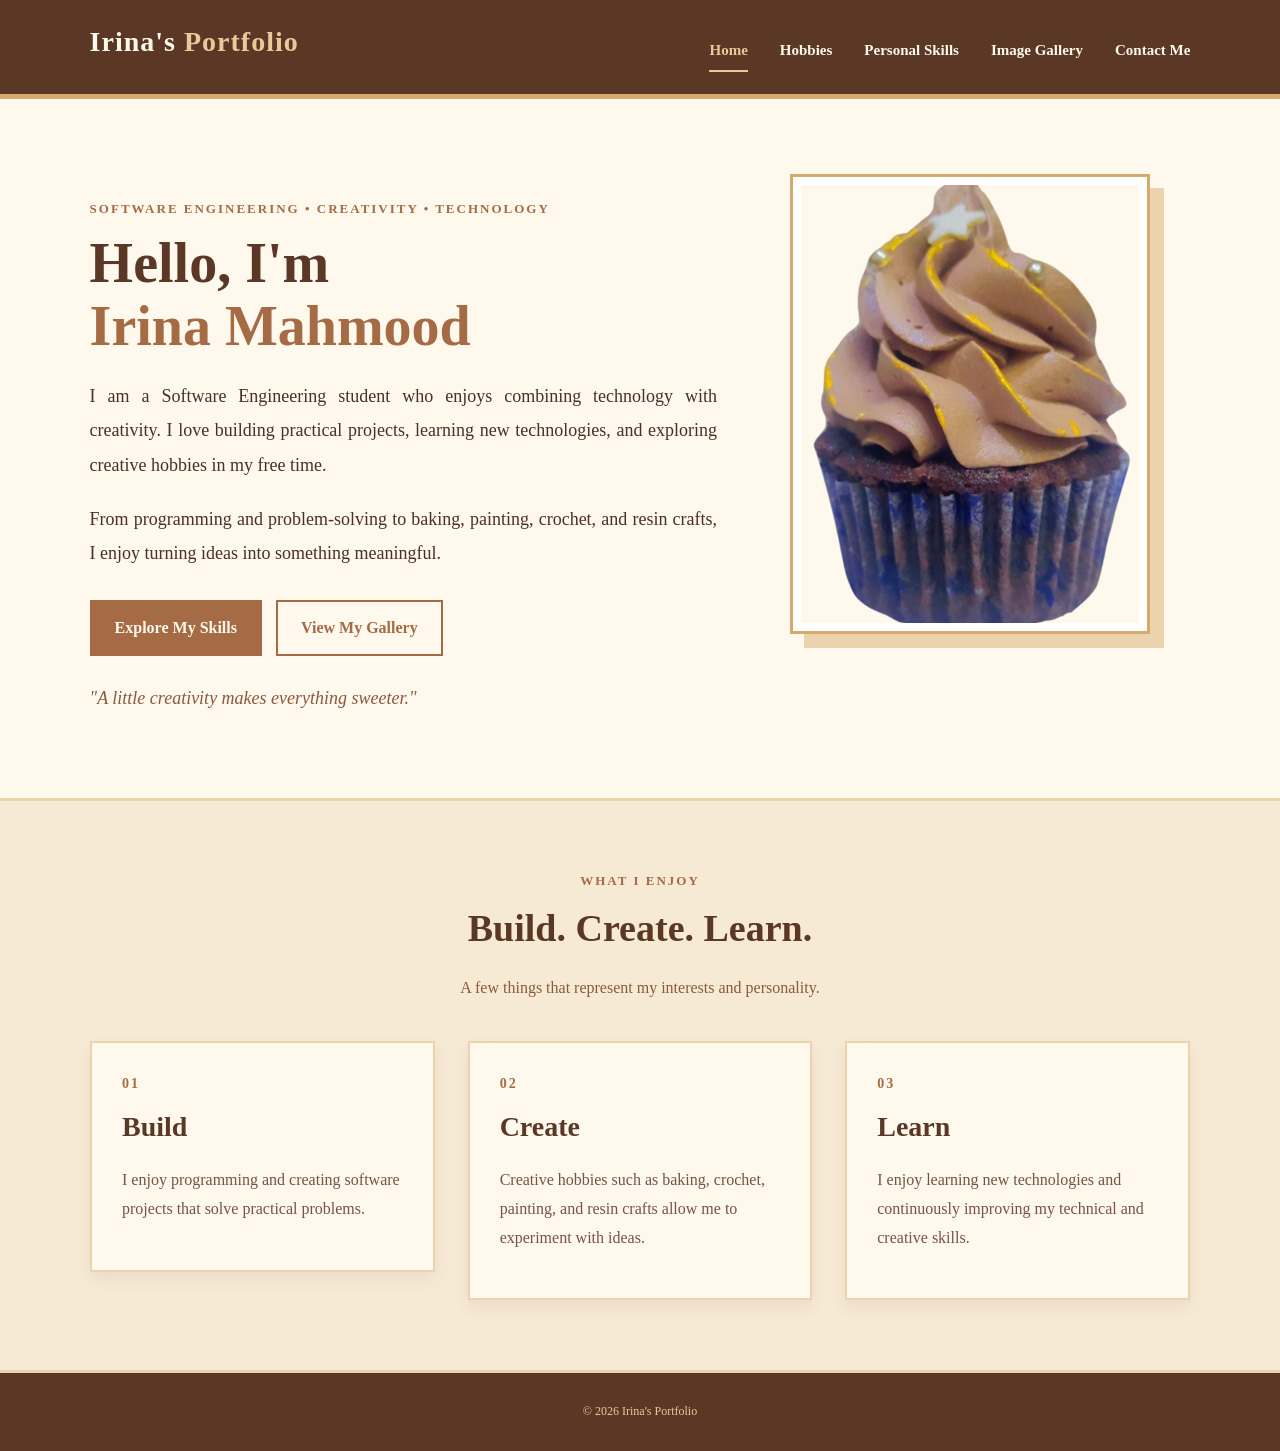
<file: index.html>
<!DOCTYPE html>
<html lang="en">

<head>

    <meta charset="UTF-8">

    <meta name="viewport" content="width=device-width, initial-scale=1.0">

    <meta name="description"
          content="Irina Mahmood's personal portfolio showcasing her skills, hobbies, creative work and projects.">

    <title>Irina's Portfolio | Home</title>

    <link rel="stylesheet" href="css/style.css">

</head>


<body>


<!-- ================= HEADER ================= -->

<header>

    <div class="header-container">

        <div class="logo">
            Irina's <span>Portfolio</span>
        </div>


        <nav>

            <a href="index.html" class="active">Home</a>

            <a href="hobbies.html">Hobbies</a>

            <a href="skills.html">Personal Skills</a>

            <a href="gallery.html">Image Gallery</a>

            <a href="contact.html">Contact Me</a>

        </nav>

    </div>

</header>



<!-- ================= HERO ================= -->

<main>

    <section class="hero clearfix">


        <!-- LEFT SIDE -->

        <div class="hero-text float-left">

            <p class="eyebrow">
                SOFTWARE ENGINEERING • CREATIVITY • TECHNOLOGY
            </p>


            <h1>
                Hello, I'm
                <span>Irina Mahmood</span>
            </h1>


            <p class="hero-description">

                I am a Software Engineering student who enjoys combining
                technology with creativity. I love building practical
                projects, learning new technologies, and exploring
                creative hobbies in my free time.

            </p>


            <p class="hero-description">

                From programming and problem-solving to baking, painting,
                crochet, and resin crafts, I enjoy turning ideas into
                something meaningful.

            </p>


            <div class="hero-buttons">

                <a href="skills.html" class="button">
                    Explore My Skills
                </a>


                <a href="gallery.html" class="button button-outline">
                    View My Gallery
                </a>

            </div>


            <div class="tagline">

                "A little creativity makes everything sweeter."

            </div>

        </div>



        <!-- RIGHT SIDE -->

        <div class="hero-image float-right">

            <img
                src="images/Cupcake.png"
                alt="Decorated cupcake representing creativity and baking"
            >

        </div>


        <div class="clear"></div>

    </section>



    <!-- ================= HIGHLIGHTS ================= -->

    <section class="highlights">


        <div class="section-heading">

            <p class="eyebrow">
                WHAT I ENJOY
            </p>

            <h2>
                Build. Create. Learn.
            </h2>

            <p>
                A few things that represent my interests and personality.
            </p>

        </div>



        <div class="highlight-container clearfix">


            <div class="highlight-card float-left">

                <div class="card-number">
                    01
                </div>

                <h3>
                    Build
                </h3>

                <p>
                    I enjoy programming and creating software projects
                    that solve practical problems.
                </p>

            </div>



            <div class="highlight-card float-left">

                <div class="card-number">
                    02
                </div>

                <h3>
                    Create
                </h3>

                <p>
                    Creative hobbies such as baking, crochet, painting,
                    and resin crafts allow me to experiment with ideas.
                </p>

            </div>



            <div class="highlight-card float-left">

                <div class="card-number">
                    03
                </div>

                <h3>
                    Learn
                </h3>

                <p>
                    I enjoy learning new technologies and continuously
                    improving my technical and creative skills.
                </p>

            </div>


            <div class="clear"></div>

        </div>

    </section>


</main>



<!-- ================= FOOTER ================= -->

<footer>

    <p>
        &copy; 2026 Irina's Portfolio
    </p>

</footer>


</body>

</html>
</file>
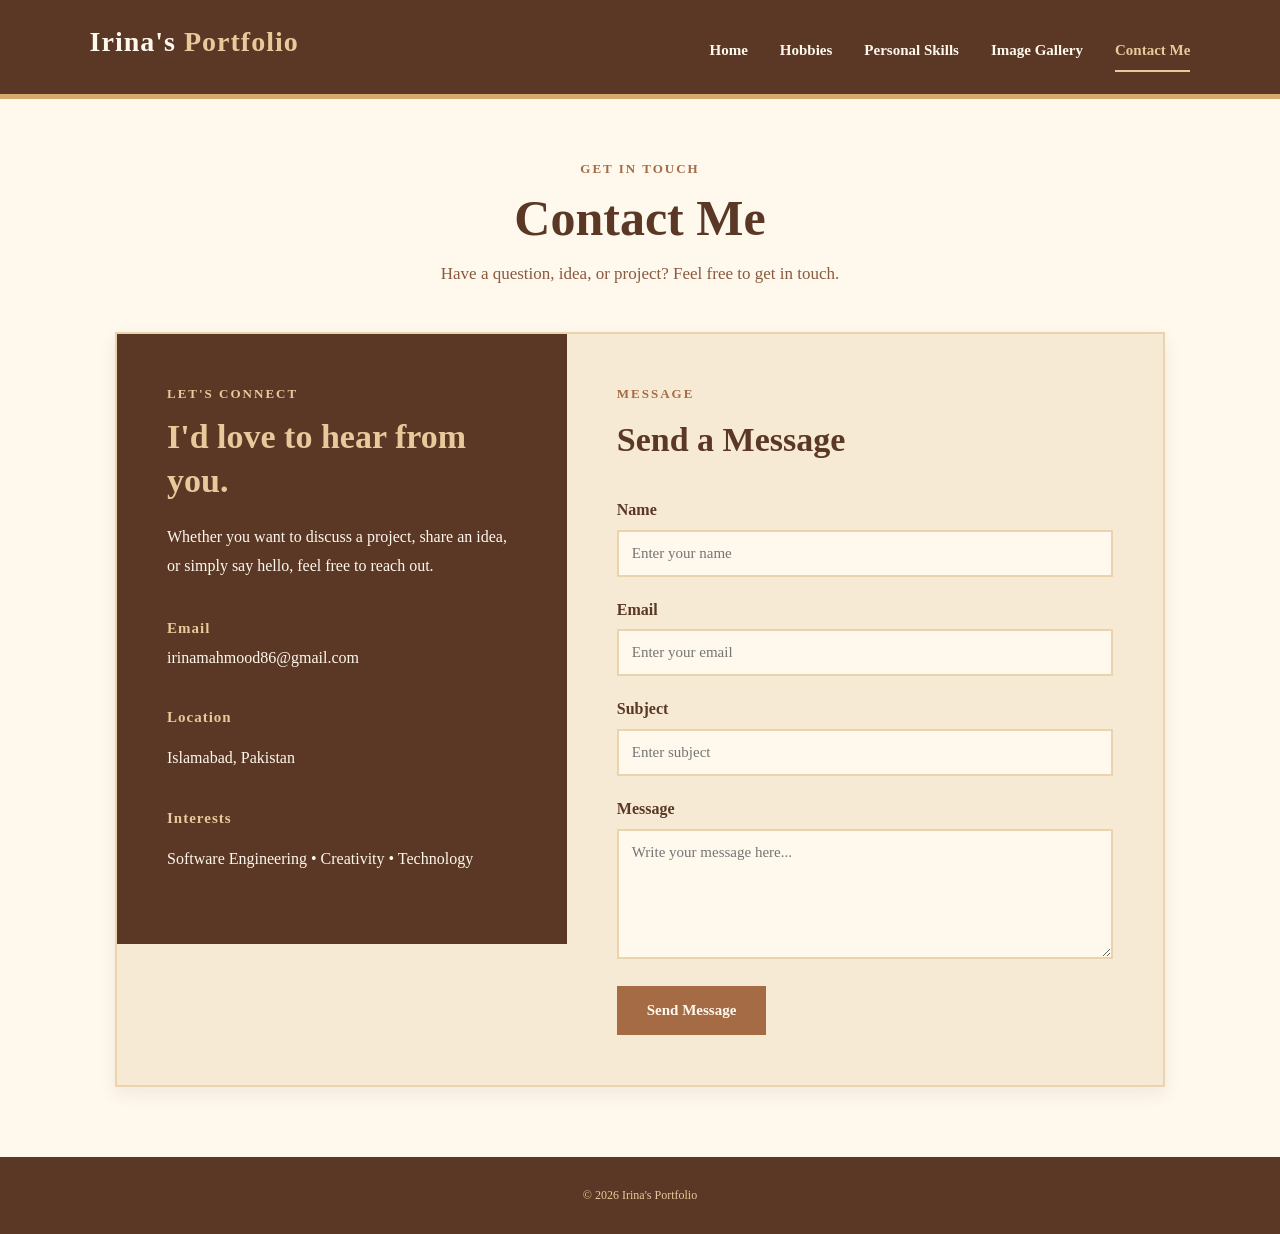
<file: contact.html>
<!DOCTYPE html>
<html lang="en">

<head>

    <meta charset="UTF-8">

    <meta name="viewport" content="width=device-width, initial-scale=1.0">

    <meta name="description"
          content="Contact page for Irina Mahmood's personal portfolio.">

    <title>Irina's Portfolio | Contact</title>

    <link rel="stylesheet" href="css/style.css">

</head>


<body>


<!-- ================= HEADER ================= -->

<header>

    <div class="header-container">

        <div class="logo">
            Irina's <span>Portfolio</span>
        </div>


        <nav>

            <a href="index.html">Home</a>

            <a href="hobbies.html">Hobbies</a>

            <a href="skills.html">Personal Skills</a>

            <a href="gallery.html">Image Gallery</a>

            <a href="contact.html" class="active">Contact Me</a>

        </nav>

    </div>

</header>



<!-- ================= PAGE TITLE ================= -->

<section class="page-title">

    <p class="eyebrow">
        GET IN TOUCH
    </p>

    <h1>
        Contact Me
    </h1>

    <p>
        Have a question, idea, or project? Feel free to get in touch.
    </p>

</section>



<!-- ================= CONTACT ================= -->

<main class="contact clearfix">


    <!-- CONTACT INFORMATION -->

    <section class="contact-info float-left">

        <p class="eyebrow light">
            LET'S CONNECT
        </p>

        <h2>
            I'd love to hear from you.
        </h2>


        <p>
            Whether you want to discuss a project, share an idea,
            or simply say hello, feel free to reach out.
        </p>



        <div class="info-item">

            <h3>
                Email
            </h3>

            <a href="mailto:irinamahmood86@gmail.com">
                irinamahmood86@gmail.com
            </a>

        </div>



        <div class="info-item">

            <h3>
                Location
            </h3>

            <p>
                Islamabad, Pakistan
            </p>

        </div>



        <div class="info-item">

            <h3>
                Interests
            </h3>

            <p>
                Software Engineering • Creativity • Technology
            </p>

        </div>

    </section>



    <!-- CONTACT FORM -->

    <section class="contact-form float-right">

        <p class="eyebrow">
            MESSAGE
        </p>

        <h2>
            Send a Message
        </h2>


        <form>


            <div class="form-group">

                <label for="name">
                    Name
                </label>

                <input
                    type="text"
                    id="name"
                    name="name"
                    placeholder="Enter your name"
                    required
                >

            </div>



            <div class="form-group">

                <label for="email">
                    Email
                </label>

                <input
                    type="email"
                    id="email"
                    name="email"
                    placeholder="Enter your email"
                    required
                >

            </div>



            <div class="form-group">

                <label for="subject">
                    Subject
                </label>

                <input
                    type="text"
                    id="subject"
                    name="subject"
                    placeholder="Enter subject"
                >

            </div>



            <div class="form-group">

                <label for="message">
                    Message
                </label>

                <textarea
                    id="message"
                    name="message"
                    placeholder="Write your message here..."
                    required
                ></textarea>

            </div>



            <button
                type="submit"
                class="submit-button"
            >
                Send Message
            </button>


        </form>

    </section>



    <div class="clear"></div>

</main>



<!-- ================= FOOTER ================= -->

<footer>

    <p>
        &copy; 2026 Irina's Portfolio
    </p>


</footer>


</body>

</html>
</file>
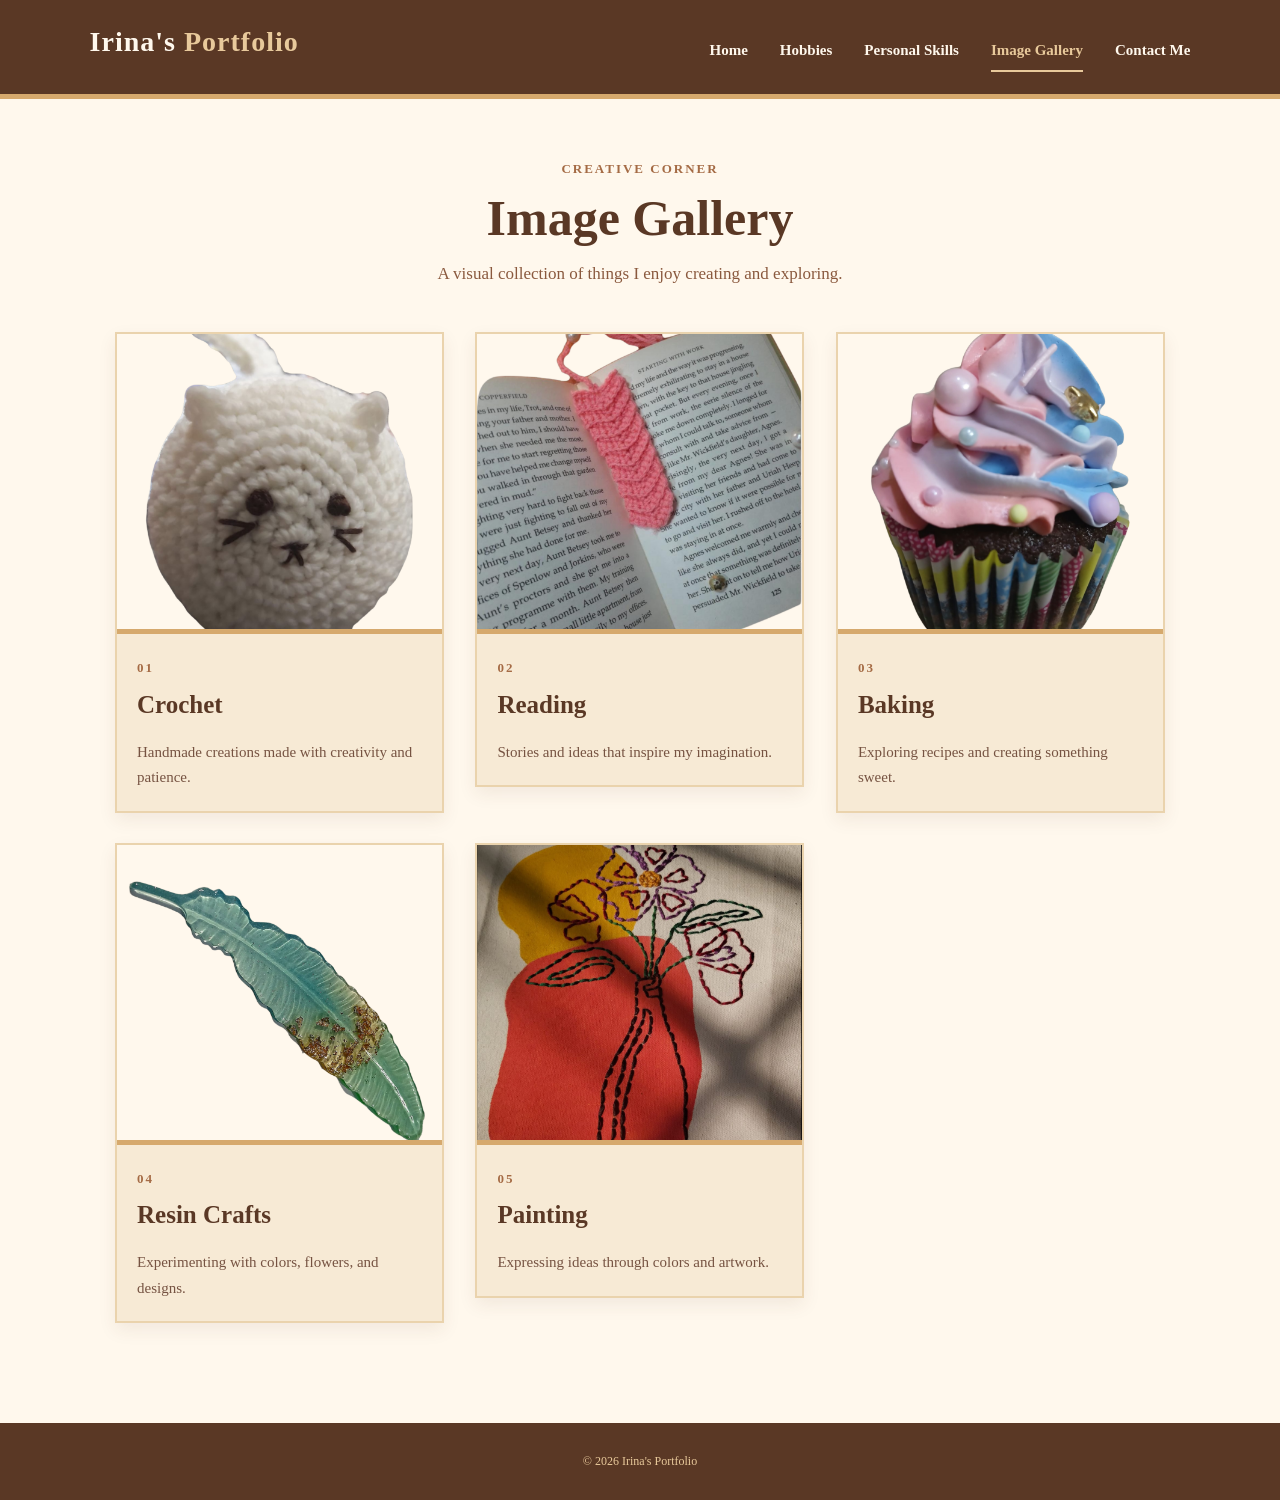
<file: gallery.html>
<!DOCTYPE html>
<html lang="en">

<head>

    <meta charset="UTF-8">

    <meta name="viewport" content="width=device-width, initial-scale=1.0">

    <meta name="description"
          content="A gallery showcasing Irina Mahmood's creative interests and hobbies.">

    <title>Irina's Portfolio | Image Gallery</title>

    <link rel="stylesheet" href="css/style.css">

</head>


<body>


<!-- ================= HEADER ================= -->

<header>

    <div class="header-container">

        <div class="logo">
            Irina's <span>Portfolio</span>
        </div>


        <nav>

            <a href="index.html">Home</a>

            <a href="hobbies.html">Hobbies</a>

            <a href="skills.html">Personal Skills</a>

            <a href="gallery.html" class="active">Image Gallery</a>

            <a href="contact.html">Contact Me</a>

        </nav>

    </div>

</header>



<!-- ================= PAGE TITLE ================= -->

<section class="page-title">

    <p class="eyebrow">
        CREATIVE CORNER
    </p>

    <h1>
        Image Gallery
    </h1>

    <p>
        A visual collection of things I enjoy creating and exploring.
    </p>

</section>



<!-- ================= GALLERY ================= -->

<main class="gallery clearfix">


    <!-- IMAGE 1 -->

    <div class="gallery-item float-left">

        <img
            src="images/Crochet.png"
            alt="Crochet creation"
        >

        <div class="gallery-content">

            <span>
                01
            </span>

            <h2>
                Crochet
            </h2>

            <p>
                Handmade creations made with creativity and patience.
            </p>

        </div>

    </div>



    <!-- IMAGE 2 -->

    <div class="gallery-item float-left">

        <img
            src="images/Reading.png"
            alt="Reading and books"
        >

        <div class="gallery-content">

            <span>
                02
            </span>

            <h2>
                Reading
            </h2>

            <p>
                Stories and ideas that inspire my imagination.
            </p>

        </div>

    </div>



    <!-- IMAGE 3 -->

    <div class="gallery-item float-left">

        <img
            src="images/Baking.png"
            alt="Baking creations"
        >

        <div class="gallery-content">

            <span>
                03
            </span>

            <h2>
                Baking
            </h2>

            <p>
                Exploring recipes and creating something sweet.
            </p>

        </div>

    </div>



    <!-- IMAGE 4 -->

    <div class="gallery-item float-left">

        <img
            src="images/Resin.png"
            alt="Resin craft"
        >

        <div class="gallery-content">

            <span>
                04
            </span>

            <h2>
                Resin Crafts
            </h2>

            <p>
                Experimenting with colors, flowers, and designs.
            </p>

        </div>

    </div>



    <!-- IMAGE 5 -->

    <div class="gallery-item float-left">

        <img
            src="images/Painting.png"
            alt="Painting artwork"
        >

        <div class="gallery-content">

            <span>
                05
            </span>

            <h2>
                Painting
            </h2>

            <p>
                Expressing ideas through colors and artwork.
            </p>

        </div>

    </div>



    <!-- CLEAR FLOATS -->

    <div class="clear"></div>


</main>



<!-- ================= FOOTER ================= -->

<footer>

    <p>
        &copy; 2026 Irina's Portfolio
    </p>

 
</footer>


</body>

</html>
</file>
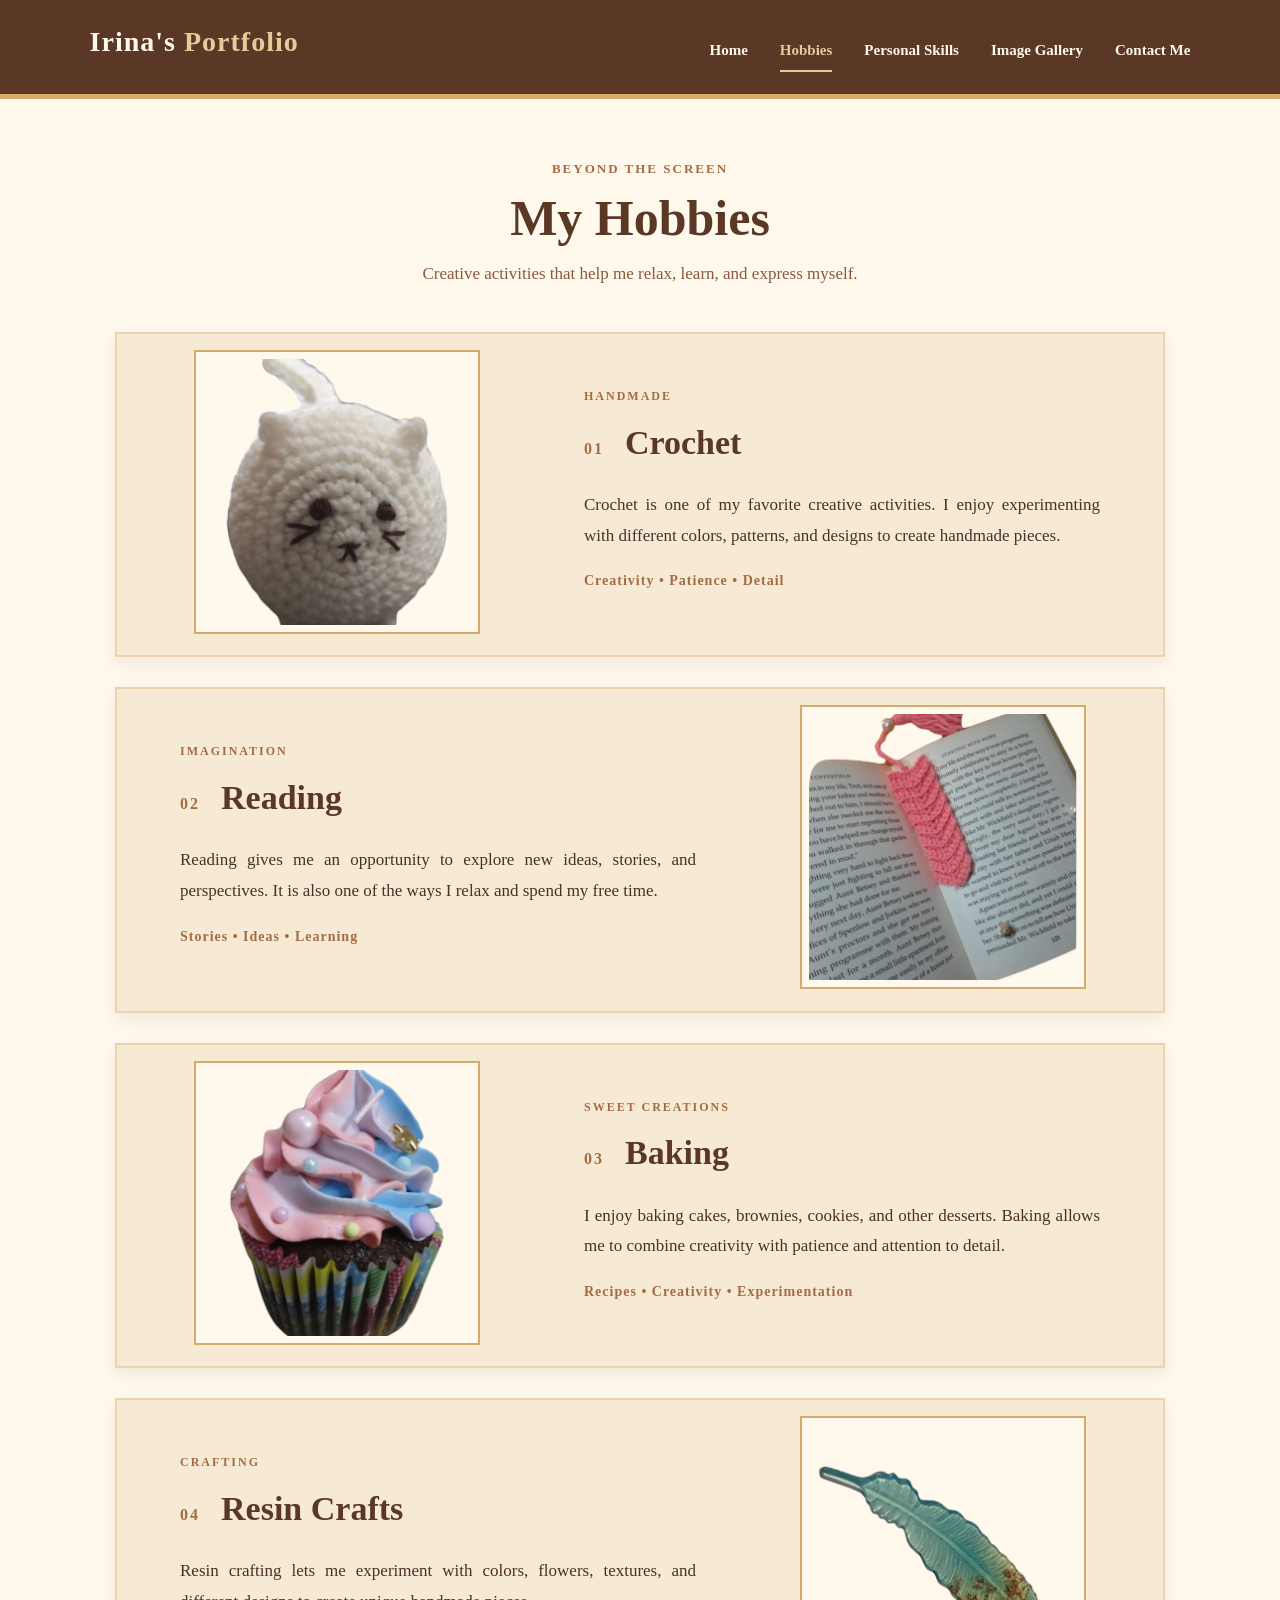
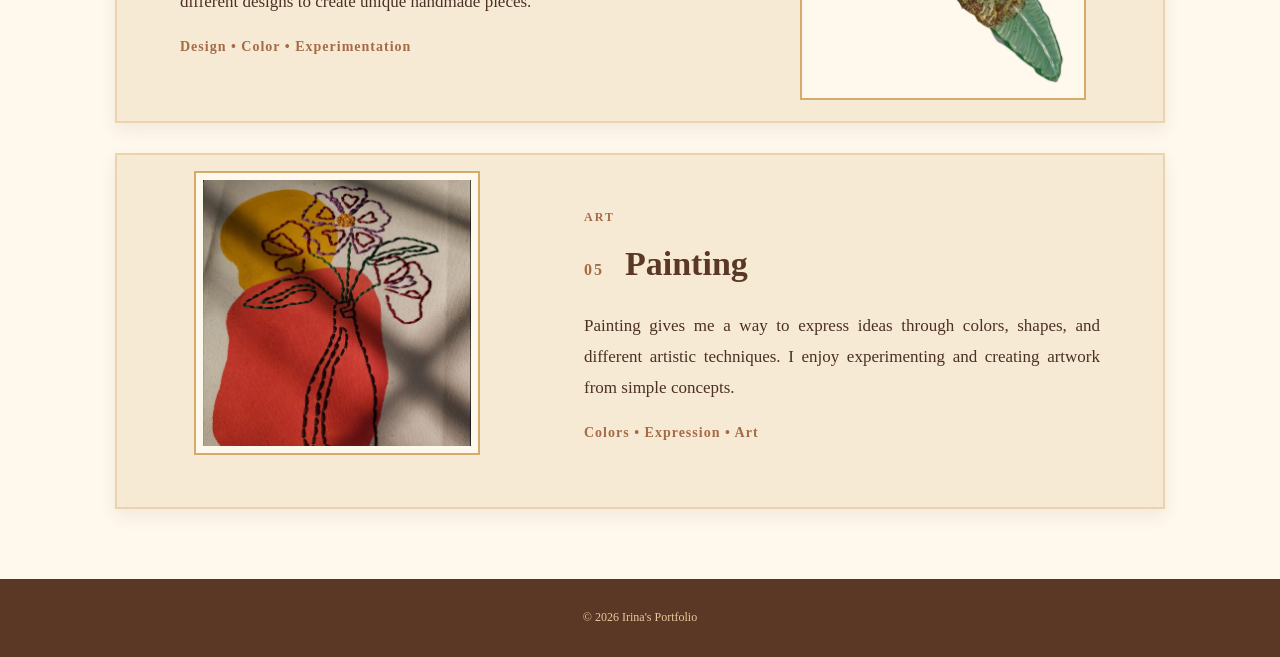
<file: hobbies.html>
<!DOCTYPE html>
<html lang="en">

<head>

    <meta charset="UTF-8">

    <meta name="viewport" content="width=device-width, initial-scale=1.0">

    <meta name="description"
          content="Explore Irina Mahmood's hobbies including crochet, reading, baking, resin crafts and painting.">

    <title>Irina's Portfolio | Hobbies</title>

    <link rel="stylesheet" href="css/style.css">

</head>


<body>


<!-- ================= HEADER ================= -->

<header>

    <div class="header-container">

        <div class="logo">
            Irina's <span>Portfolio</span>
        </div>


        <nav>

            <a href="index.html">Home</a>

            <a href="hobbies.html" class="active">Hobbies</a>

            <a href="skills.html">Personal Skills</a>

            <a href="gallery.html">Image Gallery</a>

            <a href="contact.html">Contact Me</a>

        </nav>

    </div>

</header>



<!-- ================= PAGE TITLE ================= -->

<section class="page-title">

    <p class="eyebrow">
        BEYOND THE SCREEN
    </p>

    <h1>
        My Hobbies
    </h1>

    <p>
        Creative activities that help me relax, learn, and express myself.
    </p>

</section>



<!-- ================= HOBBIES ================= -->

<main class="hobbies">


    <!-- CROCHET -->

    <section class="hobby clearfix">

        <div class="hobby-image float-left">

            <img
                src="images/Crochet.png"
                alt="Crochet handmade artwork"
            >

        </div>


        <div class="hobby-text float-right">

            <span class="hobby-label">
                HANDMADE
            </span>

            <h2>

                <span class="hobby-number">
                    01
                </span>

                Crochet

            </h2>


            <p>
                Crochet is one of my favorite creative activities. I enjoy
                experimenting with different colors, patterns, and designs
                to create handmade pieces.
            </p>


            <p class="hobby-note">
                Creativity • Patience • Detail
            </p>

        </div>

    </section>



    <!-- READING -->

    <section class="hobby clearfix">

        <div class="hobby-text float-left">

            <span class="hobby-label">
                IMAGINATION
            </span>

            <h2>

                <span class="hobby-number">
                    02
                </span>

                Reading

            </h2>


            <p>
                Reading gives me an opportunity to explore new ideas,
                stories, and perspectives. It is also one of the ways
                I relax and spend my free time.
            </p>


            <p class="hobby-note">
                Stories • Ideas • Learning
            </p>

        </div>


        <div class="hobby-image float-right">

            <img
                src="images/Reading.png"
                alt="Books representing reading"
            >

        </div>

    </section>



    <!-- BAKING -->

    <section class="hobby clearfix">

        <div class="hobby-image float-left">

            <img
                src="images/Baking.png"
                alt="Baking and decorated desserts"
            >

        </div>


        <div class="hobby-text float-right">

            <span class="hobby-label">
                SWEET CREATIONS
            </span>

            <h2>

                <span class="hobby-number">
                    03
                </span>

                Baking

            </h2>


            <p>
                I enjoy baking cakes, brownies, cookies, and other desserts.
                Baking allows me to combine creativity with patience and
                attention to detail.
            </p>


            <p class="hobby-note">
                Recipes • Creativity • Experimentation
            </p>

        </div>

    </section>



    <!-- RESIN -->

    <section class="hobby clearfix">

        <div class="hobby-text float-left">

            <span class="hobby-label">
                CRAFTING
            </span>

            <h2>

                <span class="hobby-number">
                    04
                </span>

                Resin Crafts

            </h2>


            <p>
                Resin crafting lets me experiment with colors, flowers,
                textures, and different designs to create unique
                handmade pieces.
            </p>


            <p class="hobby-note">
                Design • Color • Experimentation
            </p>

        </div>


        <div class="hobby-image float-right">

            <img
                src="images/Resin.png"
                alt="Resin handmade crafts"
            >

        </div>

    </section>



    <!-- PAINTING -->

    <section class="hobby clearfix">

        <div class="hobby-image float-left">

            <img
                src="images/Painting.png"
                alt="Painting artwork"
            >

        </div>


        <div class="hobby-text float-right">

            <span class="hobby-label">
                ART
            </span>

            <h2>

                <span class="hobby-number">
                    05
                </span>

                Painting

            </h2>


            <p>
                Painting gives me a way to express ideas through colors,
                shapes, and different artistic techniques. I enjoy
                experimenting and creating artwork from simple concepts.
            </p>


            <p class="hobby-note">
                Colors • Expression • Art
            </p>

        </div>

    </section>


</main>



<!-- ================= FOOTER ================= -->

<footer>

    <p>
        &copy; 2026 Irina's Portfolio
    </p>


</footer>


</body>

</html>
</file>
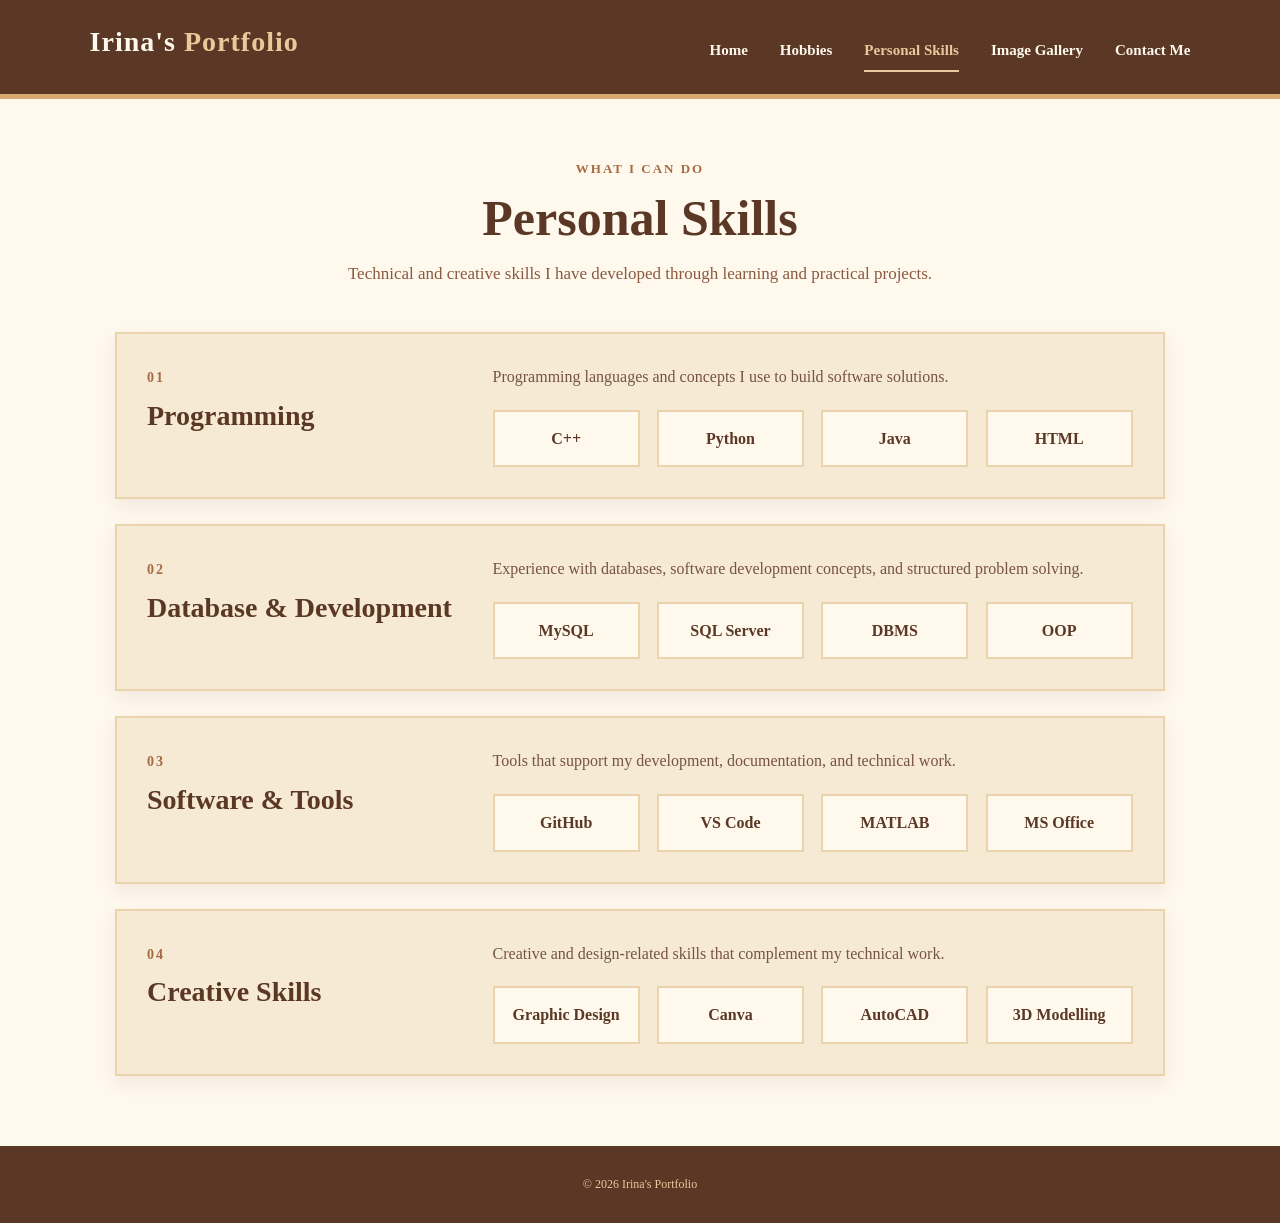
<file: skills.html>
<!DOCTYPE html>
<html lang="en">

<head>

    <meta charset="UTF-8">

    <meta name="viewport" content="width=device-width, initial-scale=1.0">

    <meta name="description"
          content="Irina Mahmood's programming, software development, database and creative skills.">

    <title>Irina's Portfolio | Personal Skills</title>

    <link rel="stylesheet" href="css/style.css">

</head>


<body>


<!-- ================= HEADER ================= -->

<header>

    <div class="header-container">

        <div class="logo">
            Irina's <span>Portfolio</span>
        </div>


        <nav>

            <a href="index.html">Home</a>

            <a href="hobbies.html">Hobbies</a>

            <a href="skills.html" class="active">Personal Skills</a>

            <a href="gallery.html">Image Gallery</a>

            <a href="contact.html">Contact Me</a>

        </nav>

    </div>

</header>



<!-- ================= PAGE TITLE ================= -->

<section class="page-title">

    <p class="eyebrow">
        WHAT I CAN DO
    </p>

    <h1>
        Personal Skills
    </h1>

    <p>
        Technical and creative skills I have developed through learning
        and practical projects.
    </p>

</section>



<!-- ================= SKILLS ================= -->

<main class="skills">


    <!-- PROGRAMMING -->

    <section class="skill-category clearfix">

        <div class="skill-heading float-left">

            <span class="skill-number">
                01
            </span>

            <h2>
                Programming
            </h2>

        </div>


        <div class="skill-content float-right">

            <p>
                Programming languages and concepts I use to build
                software solutions.
            </p>


            <div class="skill-list clearfix">

                <div class="skill float-left">
                    C++
                </div>

                <div class="skill float-left">
                    Python
                </div>

                <div class="skill float-left">
                    Java
                </div>

                <div class="skill float-left">
                    HTML
                </div>

            </div>

        </div>


        <div class="clear"></div>

    </section>



    <!-- DATABASE -->

    <section class="skill-category clearfix">

        <div class="skill-heading float-left">

            <span class="skill-number">
                02
            </span>

            <h2>
                Database &amp; Development
            </h2>

        </div>


        <div class="skill-content float-right">

            <p>
                Experience with databases, software development concepts,
                and structured problem solving.
            </p>


            <div class="skill-list clearfix">

                <div class="skill float-left">
                    MySQL
                </div>

                <div class="skill float-left">
                    SQL Server
                </div>

                <div class="skill float-left">
                    DBMS
                </div>

                <div class="skill float-left">
                    OOP
                </div>

            </div>

        </div>


        <div class="clear"></div>

    </section>



    <!-- TOOLS -->

    <section class="skill-category clearfix">

        <div class="skill-heading float-left">

            <span class="skill-number">
                03
            </span>

            <h2>
                Software &amp; Tools
            </h2>

        </div>


        <div class="skill-content float-right">

            <p>
                Tools that support my development, documentation,
                and technical work.
            </p>


            <div class="skill-list clearfix">

                <div class="skill float-left">
                    GitHub
                </div>

                <div class="skill float-left">
                    VS Code
                </div>

                <div class="skill float-left">
                    MATLAB
                </div>

                <div class="skill float-left">
                    MS Office
                </div>

            </div>

        </div>


        <div class="clear"></div>

    </section>



    <!-- CREATIVE -->

    <section class="skill-category clearfix">

        <div class="skill-heading float-left">

            <span class="skill-number">
                04
            </span>

            <h2>
                Creative Skills
            </h2>

        </div>


        <div class="skill-content float-right">

            <p>
                Creative and design-related skills that complement
                my technical work.
            </p>


            <div class="skill-list clearfix">

                <div class="skill float-left">
                    Graphic Design
                </div>

                <div class="skill float-left">
                    Canva
                </div>

                <div class="skill float-left">
                    AutoCAD
                </div>

                <div class="skill float-left">
                    3D Modelling
                </div>

            </div>

        </div>


        <div class="clear"></div>

    </section>


</main>



<!-- ================= FOOTER ================= -->

<footer>

    <p>
        &copy; 2026 Irina's Portfolio
    </p>

</footer>


</body>

</html>
</file>
<file: css/style.css>
/* =====================================================
   GLOBAL STYLING
   ===================================================== */

* {
    box-sizing: border-box;
}


body {

    margin: 0;

    font-family: Georgia, "Times New Roman", serif;

    background-color: #fff8ed;

    color: #4b3025;

    line-height: 1.6;
}


img {

    max-width: 100%;
}


a {

    color: inherit;
}



/* =====================================================
   HEADER
   ===================================================== */

header {

    background-color: #5a3825;

    color: #fff8ed;

    border-bottom: 5px solid #d6a96d;
}


.header-container {

    width: 86%;

    max-width: 1200px;

    margin: auto;

    padding: 22px 0;
}


.header-container::after {

    content: "";

    display: table;

    clear: both;
}


.logo {

    float: left;

    font-size: 28px;

    font-weight: bold;

    letter-spacing: 1px;

    line-height: 40px;
}


.logo span {

    color: #e8c99b;
}



/* =====================================================
   NAVIGATION
   ===================================================== */

nav {

    float: right;

    padding-top: 8px;
}


nav a {

    display: inline-block;

    color: #fff8ed;

    text-decoration: none;

    font-size: 15px;

    font-weight: bold;

    margin-left: 28px;

    padding: 8px 0;

    border-bottom: 2px solid transparent;

    transition: 0.2s;
}


nav a:hover {

    color: #e8c99b;

    border-bottom-color: #e8c99b;
}


nav a.active {

    color: #e8c99b;

    border-bottom-color: #e8c99b;
}



/* =====================================================
   FLOAT / CLEAR
   ===================================================== */

.float-left {

    float: left;
}


.float-right {

    float: right;
}


.clear {

    clear: both;
}


.clearfix::after {

    content: "";

    display: table;

    clear: both;
}



/* =====================================================
   COMMON PAGE TITLE
   ===================================================== */

.page-title {

    width: 86%;

    max-width: 1000px;

    margin: 60px auto 45px;

    text-align: center;
}


.page-title h1 {

    margin: 8px 0 12px;

    font-size: 50px;

    line-height: 1.2;

    color: #5a3825;
}


.page-title > p:last-child {

    max-width: 650px;

    margin: auto;

    color: #8a593e;

    font-size: 17px;
}


.eyebrow {

    margin: 0;

    color: #a56b45;

    font-size: 13px;

    font-weight: bold;

    letter-spacing: 2px;
}


.eyebrow.light {

    color: #e8c99b;
}



/* =====================================================
   HOME - HERO
   ===================================================== */

.hero {

    width: 86%;

    max-width: 1200px;

    margin: 75px auto 85px;
}


.hero-text {

    width: 57%;

    padding-top: 25px;
}


.hero-text h1 {

    margin: 12px 0 22px;

    color: #5a3825;

    font-size: 56px;

    line-height: 1.12;
}


.hero-text h1 span {

    display: block;

    color: #a56b45;
}


.hero-description {

    max-width: 650px;

    margin-bottom: 20px;

    font-size: 18px;

    line-height: 1.9;

    text-align: justify;
}


.hero-image {

    width: 40%;

    text-align: center;
}


.hero-image img {

    width: 360px;

    height: 460px;

    object-fit: cover;

    padding: 8px;

    background-color: #fff;

    border: 3px solid #d6a96d;

    box-shadow:
        14px 14px 0 #ead3ad;
}


.hero-buttons {

    margin-top: 30px;
}


.button {

    display: inline-block;

    padding: 13px 23px;

    margin-right: 10px;

    background-color: #a56b45;

    color: #fff8ed;

    text-decoration: none;

    font-weight: bold;

    border: 2px solid #a56b45;
}


.button:hover {

    background-color: #5a3825;

    border-color: #5a3825;
}


.button-outline {

    background-color: transparent;

    color: #a56b45;
}


.button-outline:hover {

    color: #fff8ed;
}


.tagline {

    margin-top: 28px;

    color: #8a593e;

    font-size: 18px;

    font-style: italic;
}



/* =====================================================
   HOME - HIGHLIGHTS
   ===================================================== */

.highlights {

    padding: 70px 7%;

    background-color: #f7ead5;

    border-top: 3px solid #ead3ad;

    border-bottom: 3px solid #ead3ad;
}


.section-heading {

    max-width: 700px;

    margin: 0 auto 40px;

    text-align: center;
}


.section-heading h2 {

    margin: 7px 0 10px;

    font-size: 38px;

    color: #5a3825;
}


.section-heading p:last-child {

    color: #8a593e;
}


.highlight-container {

    max-width: 1100px;

    margin: auto;
}


.highlight-card {

    width: 31.33%;

    min-height: 230px;

    margin-right: 3%;

    padding: 30px;

    background-color: #fff8ed;

    border: 2px solid #ead3ad;

    box-shadow: 0 7px 15px rgba(90, 56, 37, 0.08);
}


.highlight-card:nth-child(3n) {

    margin-right: 0;
}


.card-number {

    color: #a56b45;

    font-size: 14px;

    font-weight: bold;

    letter-spacing: 2px;
}


.highlight-card h3 {

    margin: 10px 0;

    color: #5a3825;

    font-size: 28px;
}


.highlight-card p {

    color: #765342;

    line-height: 1.8;
}



/* =====================================================
   HOBBIES
   ===================================================== */

.hobbies {

    width: 86%;

    max-width: 1050px;

    margin: auto auto 70px;
}


.hobby {

    min-height: 320px;

    margin-bottom: 30px;

    padding: 18px;

    background-color: #f7ead5;

    border: 2px solid #ead3ad;

    box-shadow: 0 7px 17px rgba(90, 56, 37, 0.08);
}


.hobby-image {

    width: 40%;

    height: 280px;
}


.hobby-image img {

    width: 70%;

    height: 100%;

    margin: auto;

    object-fit: cover;

    display: block;

    border: 7px solid #fff8ed;

    outline: 2px solid #d6a96d;
}


.hobby-text {

    width: 60%;

    padding: 30px 45px;
}


.hobby-label {

    color: #a56b45;

    font-size: 12px;

    font-weight: bold;

    letter-spacing: 2px;
}


.hobby-text h2 {

    margin: 8px 0 20px;

    color: #5a3825;

    font-size: 34px;
}


.hobby-number {

    color: #a56b45;

    font-size: 16px;

    letter-spacing: 2px;

    margin-right: 15px;
}


.hobby-text p {

    max-width: 560px;

    font-size: 17px;

    line-height: 1.8;

    text-align: justify;
}


.hobby-note {

    color: #a56b45;

    font-size: 14px !important;

    font-weight: bold;

    letter-spacing: 1px;

    text-align: left !important;
}



/* =====================================================
   SKILLS
   ===================================================== */

.skills {

    width: 86%;

    max-width: 1050px;

    margin: auto auto 70px;
}


.skill-category {

    margin-bottom: 25px;

    padding: 30px;

    background-color: #f7ead5;

    border: 2px solid #ead3ad;

    box-shadow: 0 7px 17px rgba(90, 56, 37, 0.08);
}


.skill-heading {

    width: 32%;
}


.skill-number {

    color: #a56b45;

    font-size: 14px;

    font-weight: bold;

    letter-spacing: 2px;
}


.skill-heading h2 {

    margin-top: 8px;

    color: #5a3825;

    font-size: 28px;

    line-height: 1.3;
}


.skill-content {

    width: 68%;

    padding-left: 30px;
}


.skill-content > p {

    margin-top: 0;

    color: #765342;
}


.skill-list {

    margin-top: 20px;
}


.skill {

    width: 23%;

    margin-right: 2.66%;

    padding: 14px 8px;

    background-color: #fff8ed;

    border: 2px solid #ead3ad;

    color: #5a3825;

    font-weight: bold;

    text-align: center;
}


.skill:nth-child(4) {

    margin-right: 0;
}


.skill:hover {

    border-color: #a56b45;

    color: #a56b45;
}



/* =====================================================
   GALLERY
   ===================================================== */

.gallery {

    width: 86%;

    max-width: 1050px;

    margin: auto auto 70px;
}


.gallery-item {

    width: 31.33%;

    margin-right: 3%;

    margin-bottom: 30px;

    overflow: hidden;

    background-color: #f7ead5;

    border: 2px solid #ead3ad;

    box-shadow: 0 7px 17px rgba(90, 56, 37, 0.08);

    transition: 0.2s;
}


.gallery-item:nth-child(3n) {

    margin-right: 0;
}


.gallery-item img {

    width: 100%;

    height: 300px;

    object-fit: cover;

    display: block;

    border-bottom: 5px solid #d6a96d;
}


.gallery-content {

    padding: 20px;
}


.gallery-content > span {

    color: #a56b45;

    font-size: 13px;

    font-weight: bold;

    letter-spacing: 2px;
}


.gallery-content h2 {

    margin: 5px 0;

    color: #5a3825;

    font-size: 25px;
}


.gallery-content p {

    margin-bottom: 0;

    color: #765342;

    font-size: 15px;

    line-height: 1.7;
}


.gallery-item:hover {

    box-shadow: 0 10px 25px rgba(90, 56, 37, 0.16);

    transform: translateY(-3px);
}



/* =====================================================
   CONTACT
   ===================================================== */

.contact {

    width: 86%;

    max-width: 1050px;

    margin: auto auto 70px;

    background-color: #f7ead5;

    border: 2px solid #ead3ad;

    box-shadow: 0 7px 17px rgba(90, 56, 37, 0.08);
}


.contact-info {

    width: 43%;

    min-height: 610px;

    padding: 50px;

    background-color: #5a3825;

    color: #fff8ed;
}


.contact-info h2 {

    margin: 10px 0 20px;

    color: #e8c99b;

    font-size: 34px;

    line-height: 1.3;
}


.contact-info > p:not(.eyebrow) {

    line-height: 1.8;
}


.info-item {

    margin-top: 35px;
}


.info-item h3 {

    margin-bottom: 5px;

    color: #e8c99b;

    font-size: 15px;

    letter-spacing: 1px;
}


.info-item p,
.info-item a {

    color: #fff8ed;

    text-decoration: none;
}


.info-item a:hover {

    color: #e8c99b;
}


.contact-form {

    width: 57%;

    min-height: 610px;

    padding: 50px;
}


.contact-form h2 {

    margin: 8px 0 30px;

    color: #5a3825;

    font-size: 34px;
}


.form-group {

    margin-bottom: 20px;
}


.form-group label {

    display: block;

    margin-bottom: 7px;

    color: #5a3825;

    font-weight: bold;
}


.form-group input,
.form-group textarea {

    width: 100%;

    padding: 13px;

    background-color: #fff8ed;

    color: #4b3025;

    border: 2px solid #ead3ad;

    outline: none;

    font-family: Georgia, "Times New Roman", serif;

    font-size: 15px;
}


.form-group input:focus,
.form-group textarea:focus {

    border-color: #a56b45;
}


.form-group textarea {

    height: 130px;

    resize: vertical;
}


.submit-button {

    padding: 14px 28px;

    background-color: #a56b45;

    color: #fff8ed;

    border: 2px solid #a56b45;

    font-family: Georgia, "Times New Roman", serif;

    font-size: 15px;

    font-weight: bold;

    cursor: pointer;
}


.submit-button:hover {

    background-color: #5a3825;

    border-color: #5a3825;
}



/* =====================================================
   FOOTER
   ===================================================== */

footer {

    clear: both;

    padding: 25px;

    background-color: #5a3825;

    color: #fff8ed;

    text-align: center;
}


footer p {

    margin: 4px;

    font-size: 14px;
}


footer p:last-child {

    color: #e8c99b;

    font-size: 12px;
}



/* =====================================================
   RESPONSIVE DESIGN
   ===================================================== */

@media (max-width: 900px) {


    .header-container {

        text-align: center;
    }


    .logo {

        float: none;

        margin-bottom: 15px;
    }


    nav {

        float: none;

        padding: 0;
    }


    nav a {

        margin: 5px 10px;
    }


    .hero-text,
    .hero-image {

        float: none;

        width: 100%;

        text-align: center;
    }


    .hero-text {

        padding-top: 0;
    }


    .hero-text h1 {

        font-size: 45px;
    }


    .hero-description {

        margin-left: auto;

        margin-right: auto;
    }


    .hero-image {

        margin-top: 50px;
    }


    .highlight-card {

        width: 31%;

        min-height: 250px;
    }


    .hobby-image,
    .hobby-text {

        width: 100%;

        float: none;
    }


    .hobby-image {

        height: 280px;

        margin-bottom: 20px;
    }


    .hobby-text {

        padding: 25px;
    }


    .skill-heading,
    .skill-content {

        width: 100%;

        float: none;
    }


    .skill-content {

        padding-left: 0;
    }


    .gallery-item {

        width: 48.5%;

        margin-right: 3%;
    }


    .gallery-item:nth-child(3n) {

        margin-right: 3%;
    }


    .gallery-item:nth-child(2n) {

        margin-right: 0;
    }


    .contact-info,
    .contact-form {

        width: 100%;

        float: none;

        min-height: auto;
    }

}


@media (max-width: 600px) {


    .page-title h1 {

        font-size: 38px;
    }


    .hero-text h1 {

        font-size: 38px;
    }


    .hero-image img {

        width: 280px;

        height: 350px;
    }


    .button {

        display: block;

        width: 100%;

        margin: 10px 0;
    }


    .highlight-card {

        width: 100%;

        float: none;

        margin-bottom: 18px;
    }


    .skill {

        width: 100%;

        float: none;

        margin: 8px 0;
    }


    .gallery-item {

        width: 100%;

        float: none;

        margin-right: 0 !important;
    }


    .contact-info,
    .contact-form {

        padding: 30px;
    }

}
</file>
